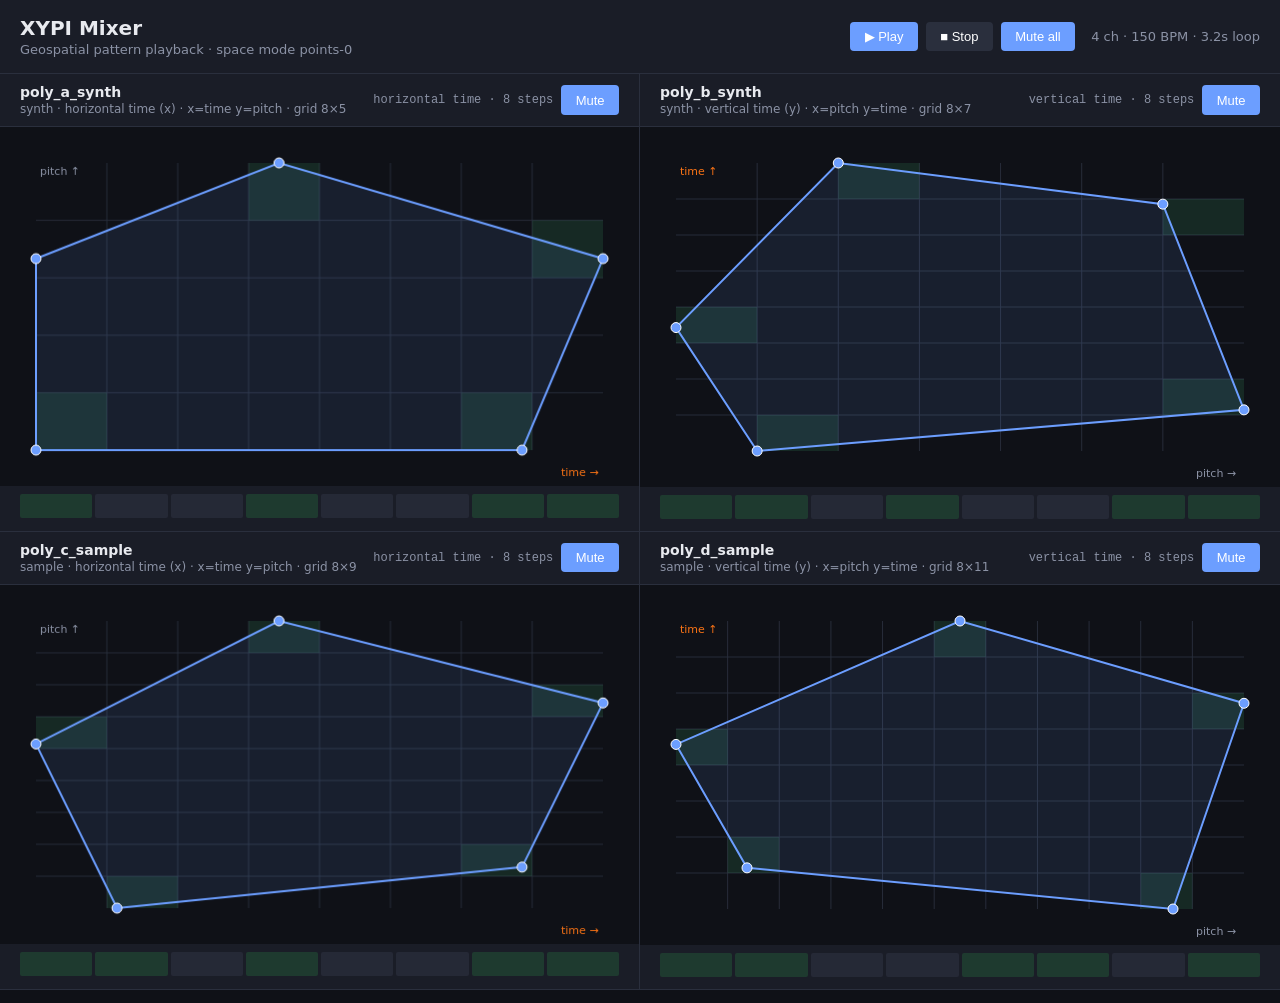
<file: xypi/viewer/index.html>
<!DOCTYPE html>
<html lang="en">
<head>
  <meta charset="UTF-8">
  <meta name="viewport" content="width=device-width, initial-scale=1.0">
  <title>XYPI Mixer</title>
  <link rel="stylesheet" href="style.css">
</head>
<body>
  <header>
    <div class="header-row">
      <div>
        <h1>XYPI Mixer</h1>
        <p class="subtitle">Geospatial pattern playback · space mode points-0</p>
      </div>
      <div class="mix-controls">
        <button id="play-btn" type="button">&#9654; Play</button>
        <button id="stop-btn" type="button">&#9632; Stop</button>
        <button id="mute-all-btn" type="button">Mute all</button>
        <span id="status">Loading…</span>
      </div>
    </div>
  </header>

  <main id="mixer"></main>

  <script src="player.js"></script>
  <script>
    const DEFAULT_CHANNELS = [
      "../experiments/experiment_0/output/poly_a_synth.geojson",
      "../experiments/experiment_0/output/poly_b_synth.geojson",
      "../experiments/experiment_0/output/poly_c_sample.geojson",
      "../experiments/experiment_0/output/poly_d_sample.geojson",
    ];
    window.XYPI_DEFAULT_CHANNELS = DEFAULT_CHANNELS;
    document.addEventListener("DOMContentLoaded", () => XYPIPlayer.init());
  </script>
</body>
</html>
</file>
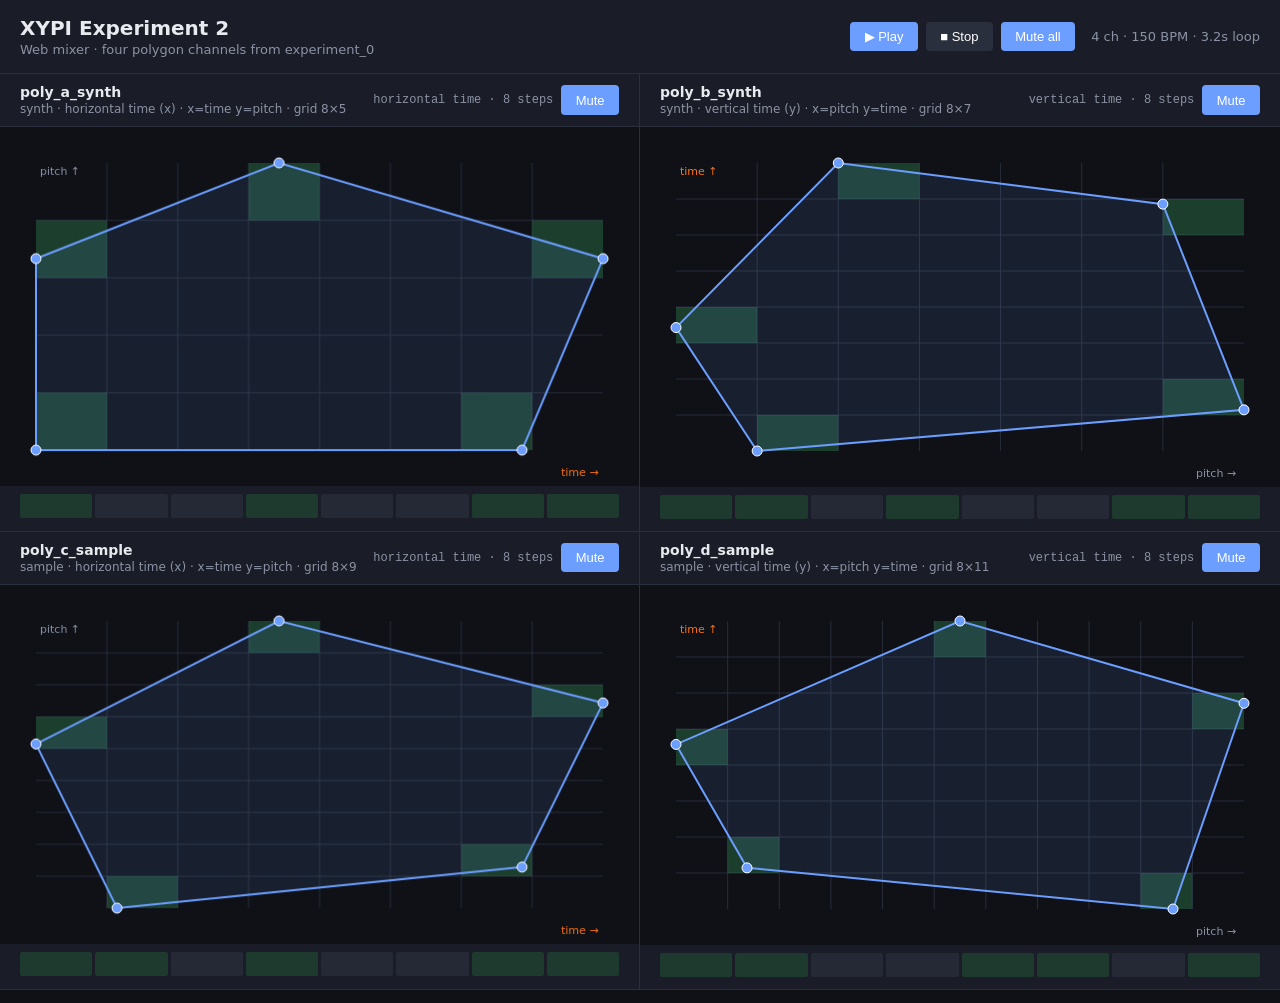
<file: xypi/experiments/experiment_2/index.html>
<!DOCTYPE html>
<html lang="en">
<head>
  <meta charset="UTF-8">
  <meta name="viewport" content="width=device-width, initial-scale=1.0">
  <title>XYPI Experiment 2 — Web Mixer</title>
  <link rel="stylesheet" href="../shared/viewer/style.css">
</head>
<body>
  <header>
    <div class="header-row">
      <div>
        <h1>XYPI Experiment 2</h1>
        <p class="subtitle">Web mixer · four polygon channels from experiment_0</p>
      </div>
      <div class="mix-controls">
        <button id="play-btn" type="button">&#9654; Play</button>
        <button id="stop-btn" type="button">&#9632; Stop</button>
        <button id="mute-all-btn" type="button">Mute all</button>
        <span id="status">Loading…</span>
      </div>
    </div>
  </header>

  <main id="mixer"></main>

  <script src="../shared/viewer/player.js"></script>
  <script>
    window.XYPI_DEFAULT_CHANNELS = [
      "../experiment_0/output/poly_a_synth.geojson",
      "../experiment_0/output/poly_b_synth.geojson",
      "../experiment_0/output/poly_c_sample.geojson",
      "../experiment_0/output/poly_d_sample.geojson",
    ];
    document.addEventListener("DOMContentLoaded", () => XYPIPlayer.init());
  </script>
</body>
</html>
</file>
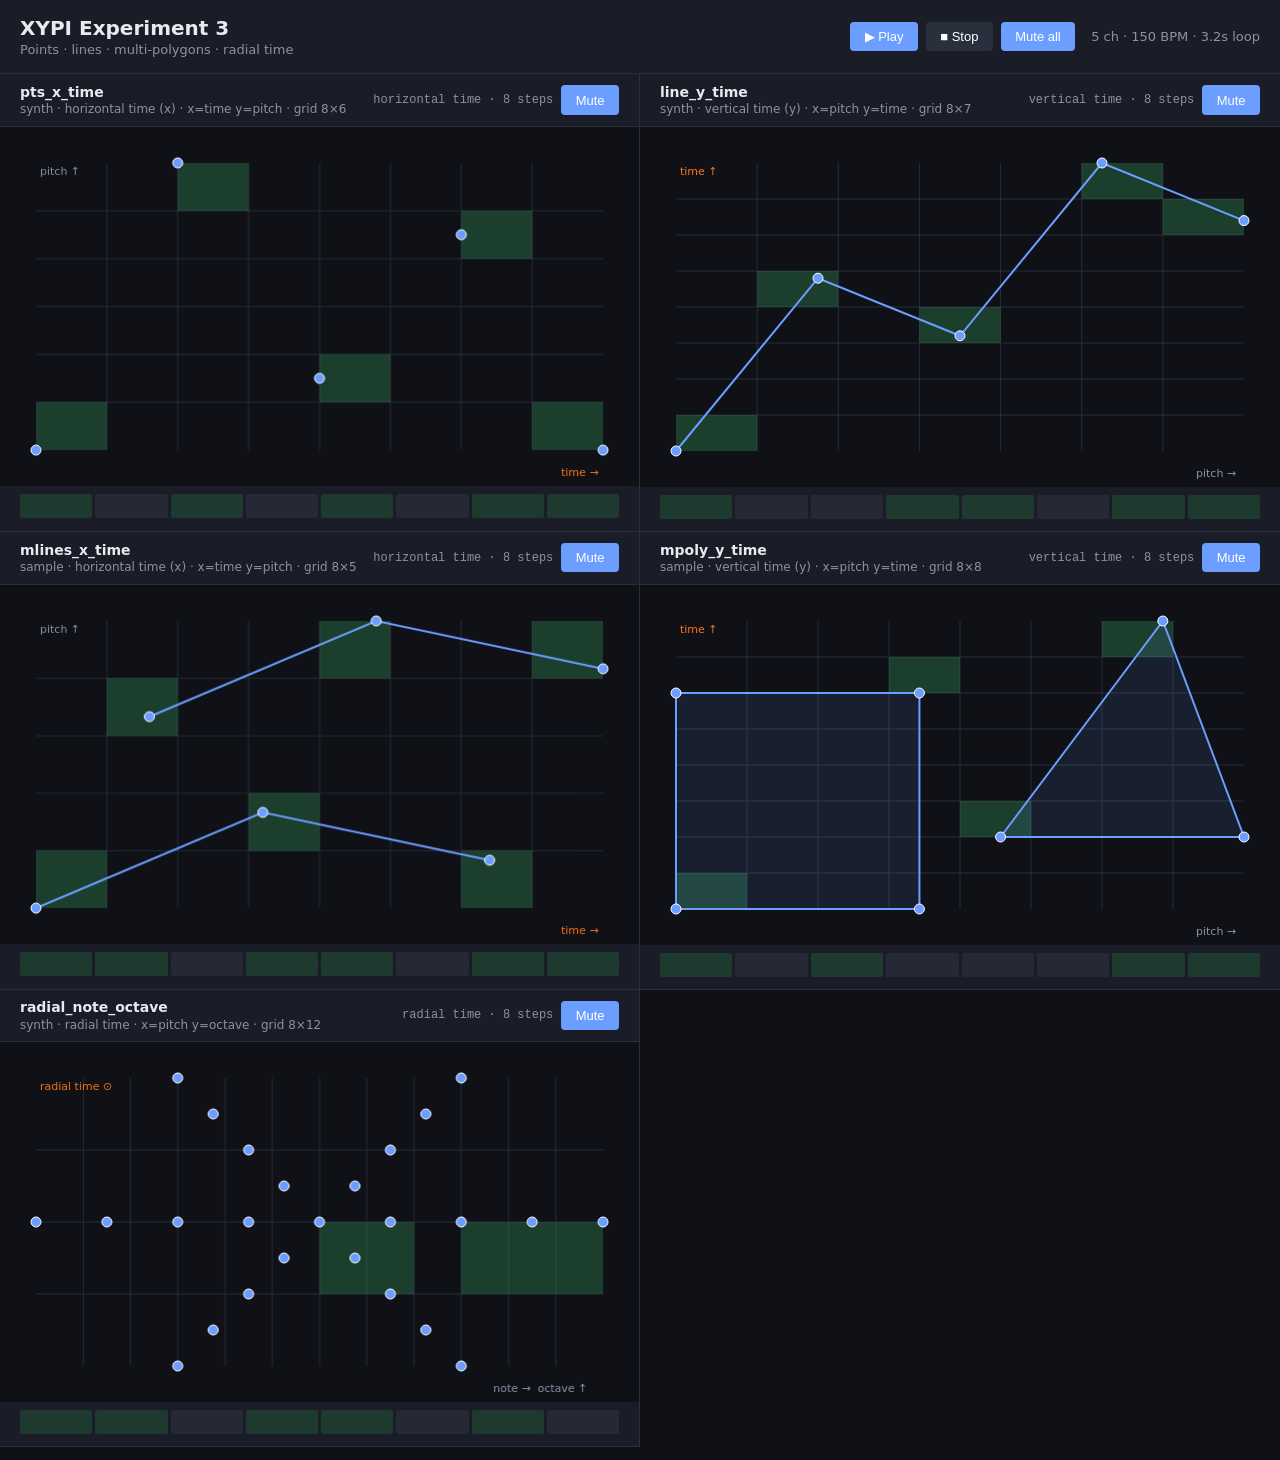
<file: xypi/experiments/experiment_3/index.html>
<!DOCTYPE html>
<html lang="en">
<head>
  <meta charset="UTF-8">
  <meta name="viewport" content="width=device-width, initial-scale=1.0">
  <title>XYPI Experiment 3</title>
  <link rel="stylesheet" href="../shared/viewer/style.css">
</head>
<body>
  <header>
    <div class="header-row">
      <div>
        <h1>XYPI Experiment 3</h1>
        <p class="subtitle">Points · lines · multi-polygons · radial time</p>
      </div>
      <div class="mix-controls">
        <button id="play-btn" type="button">&#9654; Play</button>
        <button id="stop-btn" type="button">&#9632; Stop</button>
        <button id="mute-all-btn" type="button">Mute all</button>
        <span id="status">Loading…</span>
      </div>
    </div>
  </header>
  <main id="mixer"></main>
  <script src="../shared/viewer/player.js"></script>
  <script>
    window.XYPI_DEFAULT_CHANNELS = [
      "./output/pts_x_time.geojson",
      "./output/line_y_time.geojson",
      "./output/mlines_x_time.geojson",
      "./output/mpoly_y_time.geojson",
      "./output/radial_note_octave.geojson",
    ];
    document.addEventListener("DOMContentLoaded", () => XYPIPlayer.init());
  </script>
</body>
</html>
</file>
<file: xypi/viewer/style.css>
:root {
  --bg: #0f1117;
  --surface: #1a1d27;
  --border: #2a2f3d;
  --text: #e8eaef;
  --muted: #8b92a5;
  --accent: #6c9eff;
  --hit: #4ade80;
  --cursor: #f97316;
  --grid: #252936;
  --muted-ch: #3d4455;
}

* { box-sizing: border-box; margin: 0; padding: 0; }

body {
  font-family: "SF Pro Text", system-ui, -apple-system, sans-serif;
  background: var(--bg);
  color: var(--text);
  min-height: 100vh;
  width: 100%;
}

header {
  padding: 1rem 1.25rem;
  border-bottom: 1px solid var(--border);
  background: var(--surface);
}

.header-row {
  display: flex;
  flex-wrap: wrap;
  align-items: center;
  justify-content: space-between;
  gap: 1rem;
  width: 100%;
}

header h1 { font-size: 1.25rem; font-weight: 600; }
.subtitle { color: var(--muted); font-size: 0.8125rem; margin-top: 0.15rem; }

.mix-controls {
  display: flex;
  flex-wrap: wrap;
  align-items: center;
  gap: 0.5rem;
}

.mix-controls button,
.strip-controls button {
  background: var(--accent);
  color: #fff;
  border: none;
  border-radius: 4px;
  padding: 0.45rem 0.9rem;
  font-size: 0.8125rem;
  cursor: pointer;
}

.mix-controls button:hover,
.strip-controls button:hover { filter: brightness(1.1); }

.mix-controls button#stop-btn { background: var(--border); }

.mix-controls button.muted,
.strip-controls button.muted {
  background: var(--muted-ch);
  color: var(--muted);
}

#status {
  font-size: 0.8125rem;
  color: var(--muted);
  margin-left: 0.5rem;
}

main {
  display: flex;
  flex-direction: column;
  gap: 0;
  width: 100%;
}

.channel-strip {
  border-bottom: 1px solid var(--border);
  background: var(--surface);
}

.strip-header {
  display: flex;
  align-items: center;
  justify-content: space-between;
  padding: 0.6rem 1.25rem;
  gap: 1rem;
  border-bottom: 1px solid var(--border);
}

.strip-title {
  font-size: 0.875rem;
  font-weight: 600;
}

.strip-meta {
  font-size: 0.75rem;
  color: var(--muted);
  margin-top: 0.15rem;
}

.strip-controls {
  display: flex;
  align-items: center;
  gap: 0.5rem;
  flex-shrink: 0;
}

.strip-controls .step-label {
  font: 12px ui-monospace, monospace;
  color: var(--muted);
  min-width: 5rem;
  text-align: right;
}

.canvas-wrap {
  position: relative;
  width: 100%;
  background: var(--bg);
}

.channel-strip canvas {
  display: block;
  width: 100%;
  height: auto;
}

.timeline {
  padding: 0.5rem 1.25rem 0.75rem;
}

.step-bar {
  display: flex;
  gap: 3px;
  height: 24px;
  width: 100%;
}

.step-cell {
  flex: 1;
  background: var(--grid);
  border-radius: 2px;
  transition: background 0.08s;
}

.step-cell.hit { background: #1e3a2f; }
.step-cell.active { outline: 2px solid var(--cursor); outline-offset: -1px; }
.step-cell.active.hit { background: var(--hit); }

.channel-strip.muted-strip { opacity: 0.45; }
.channel-strip.muted-strip .step-cell.active.hit { background: var(--grid); }

@media (min-width: 1100px) {
  main {
    display: grid;
    grid-template-columns: 1fr 1fr;
  }
  .channel-strip:nth-child(odd) {
    border-right: 1px solid var(--border);
  }
}
</file>
<file: xypi/experiments/shared/viewer/style.css>
:root {
  --bg: #0f1117;
  --surface: #1a1d27;
  --border: #2a2f3d;
  --text: #e8eaef;
  --muted: #8b92a5;
  --accent: #6c9eff;
  --hit: #4ade80;
  --cursor: #f97316;
  --grid: #252936;
  --muted-ch: #3d4455;
}

* { box-sizing: border-box; margin: 0; padding: 0; }

body {
  font-family: "SF Pro Text", system-ui, -apple-system, sans-serif;
  background: var(--bg);
  color: var(--text);
  min-height: 100vh;
  width: 100%;
}

header {
  padding: 1rem 1.25rem;
  border-bottom: 1px solid var(--border);
  background: var(--surface);
}

.header-row {
  display: flex;
  flex-wrap: wrap;
  align-items: center;
  justify-content: space-between;
  gap: 1rem;
  width: 100%;
}

header h1 { font-size: 1.25rem; font-weight: 600; }
.subtitle { color: var(--muted); font-size: 0.8125rem; margin-top: 0.15rem; }

.mix-controls {
  display: flex;
  flex-wrap: wrap;
  align-items: center;
  gap: 0.5rem;
}

.mix-controls button,
.strip-controls button {
  background: var(--accent);
  color: #fff;
  border: none;
  border-radius: 4px;
  padding: 0.45rem 0.9rem;
  font-size: 0.8125rem;
  cursor: pointer;
}

.mix-controls button:hover,
.strip-controls button:hover { filter: brightness(1.1); }

.mix-controls button#stop-btn { background: var(--border); }

.mix-controls button.muted,
.strip-controls button.muted {
  background: var(--muted-ch);
  color: var(--muted);
}

#status {
  font-size: 0.8125rem;
  color: var(--muted);
  margin-left: 0.5rem;
}

main {
  display: flex;
  flex-direction: column;
  gap: 0;
  width: 100%;
}

.channel-strip {
  border-bottom: 1px solid var(--border);
  background: var(--surface);
}

.strip-header {
  display: flex;
  align-items: center;
  justify-content: space-between;
  padding: 0.6rem 1.25rem;
  gap: 1rem;
  border-bottom: 1px solid var(--border);
}

.strip-title {
  font-size: 0.875rem;
  font-weight: 600;
}

.strip-meta {
  font-size: 0.75rem;
  color: var(--muted);
  margin-top: 0.15rem;
}

.strip-controls {
  display: flex;
  align-items: center;
  gap: 0.5rem;
  flex-shrink: 0;
}

.strip-controls .step-label {
  font: 12px ui-monospace, monospace;
  color: var(--muted);
  min-width: 5rem;
  text-align: right;
}

.canvas-wrap {
  position: relative;
  width: 100%;
  background: var(--bg);
}

.channel-strip canvas {
  display: block;
  width: 100%;
  height: auto;
}

.timeline {
  padding: 0.5rem 1.25rem 0.75rem;
}

.step-bar {
  display: flex;
  gap: 3px;
  height: 24px;
  width: 100%;
}

.step-cell {
  flex: 1;
  background: var(--grid);
  border-radius: 2px;
  transition: background 0.08s;
}

.step-cell.hit { background: #1e3a2f; }
.step-cell.active { outline: 2px solid var(--cursor); outline-offset: -1px; }
.step-cell.active.hit { background: var(--hit); }

.channel-strip.muted-strip { opacity: 0.45; }
.channel-strip.muted-strip .step-cell.active.hit { background: var(--grid); }

@media (min-width: 1100px) {
  main {
    display: grid;
    grid-template-columns: 1fr 1fr;
  }
  .channel-strip:nth-child(odd) {
    border-right: 1px solid var(--border);
  }
}
</file>
